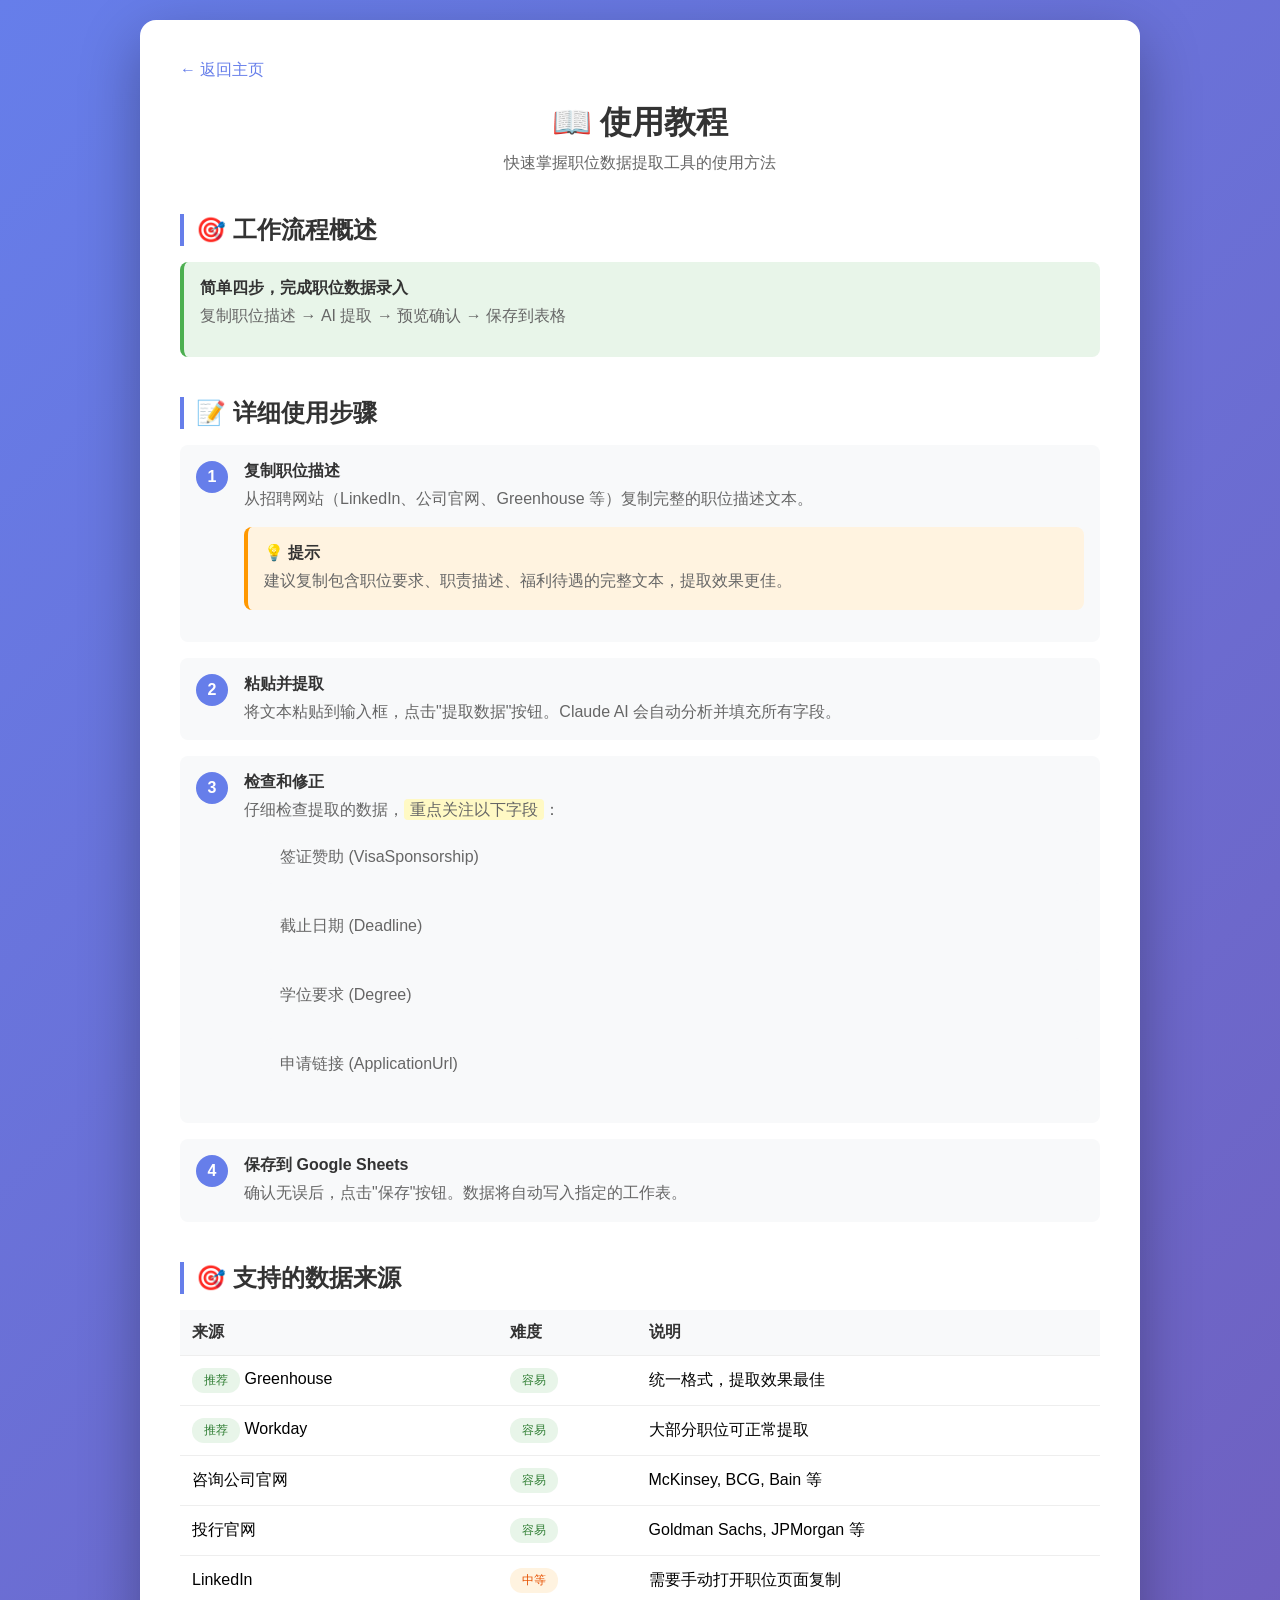
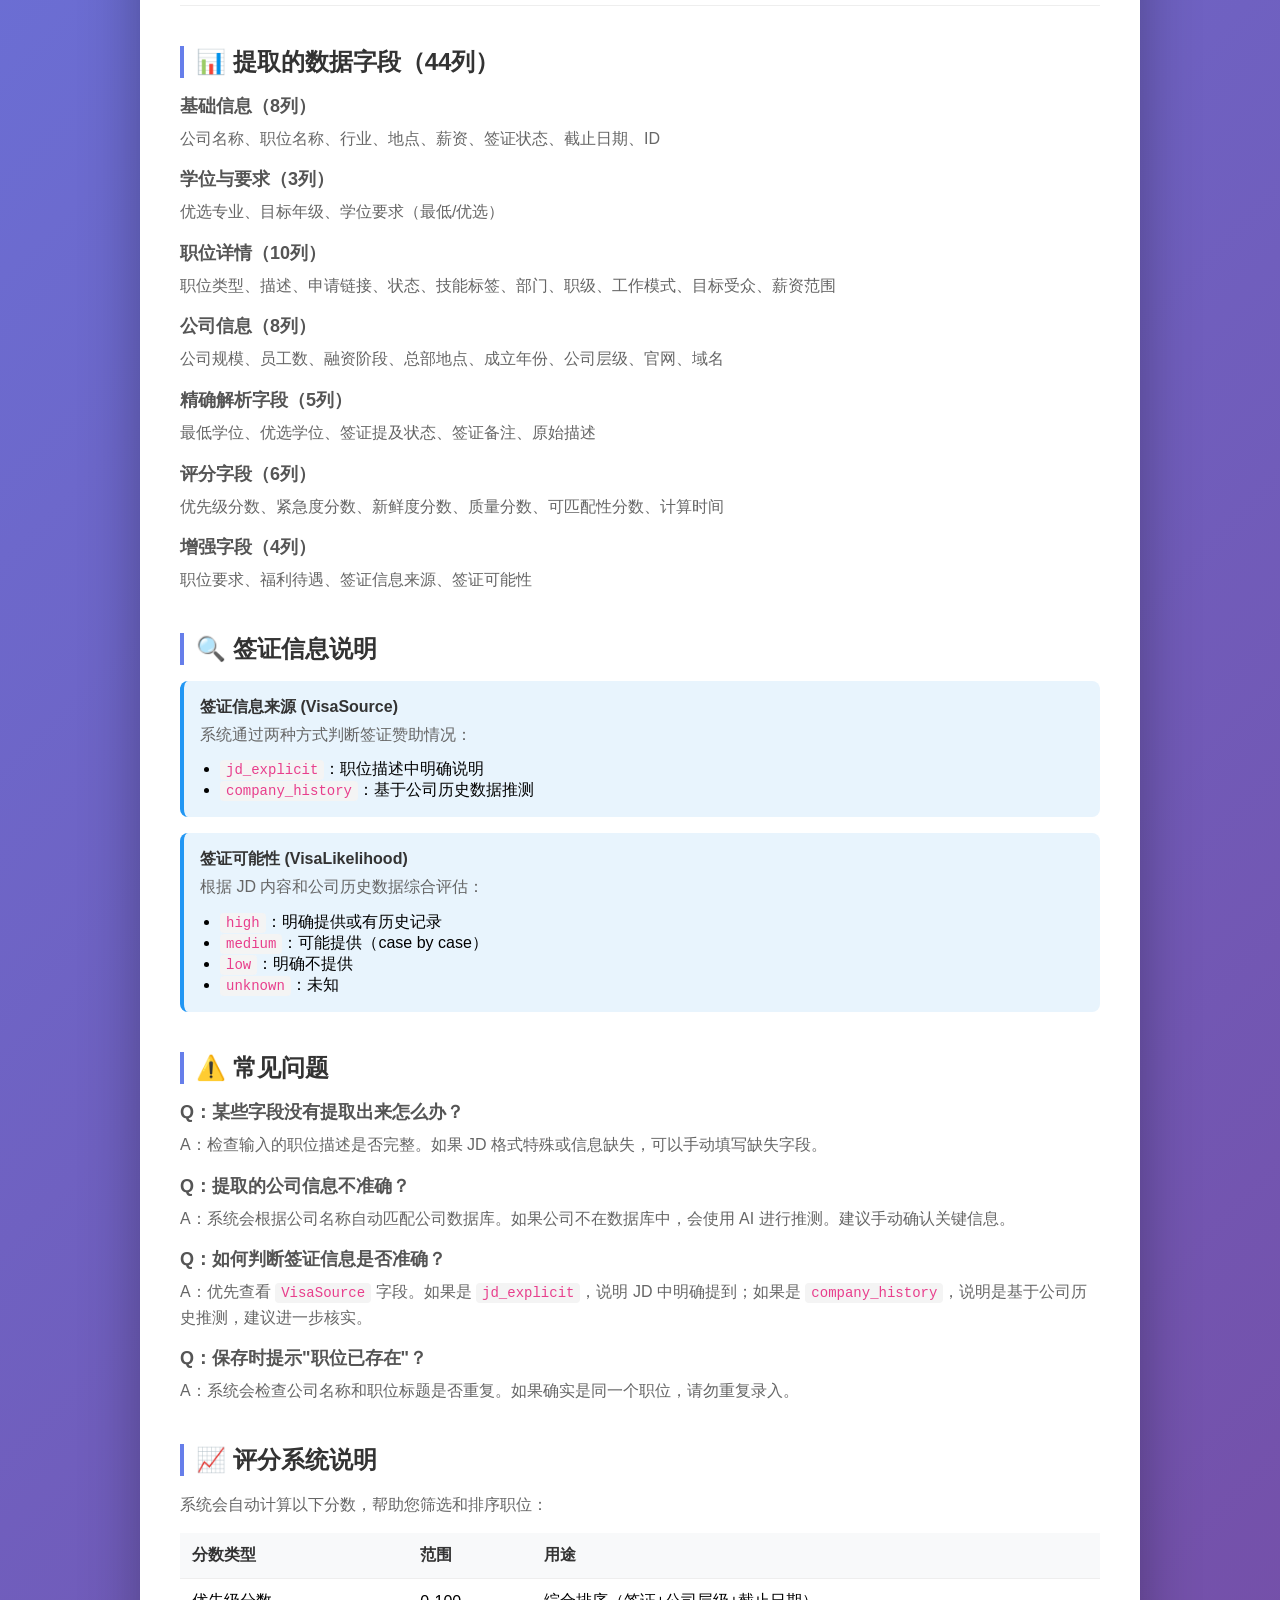
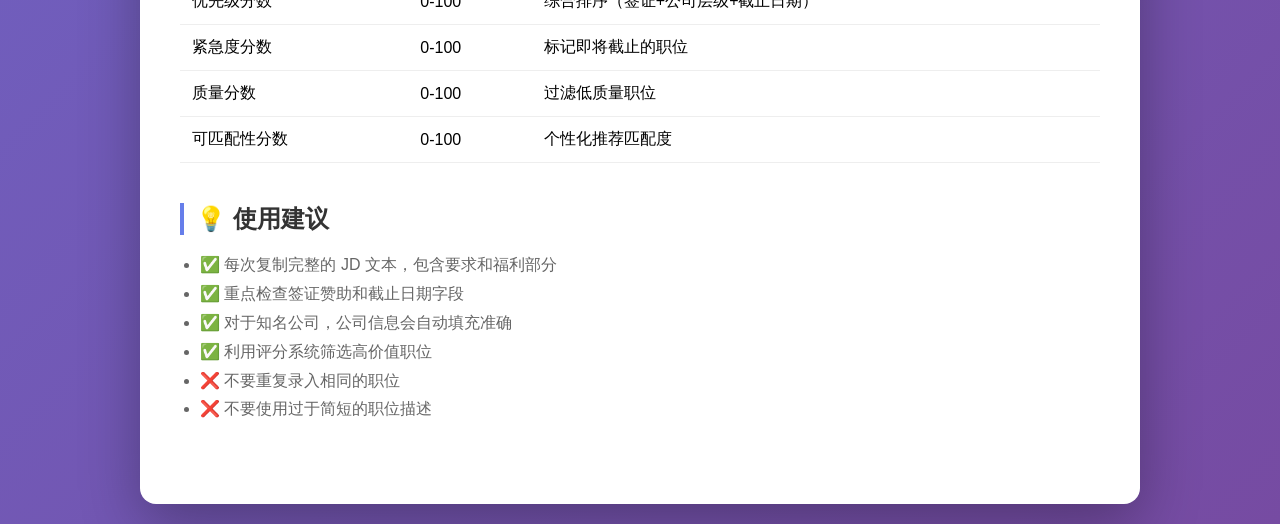
<file: templates/tutorial.html>
<!DOCTYPE html>
<html lang="zh-CN">
<head>
    <meta charset="UTF-8">
    <meta name="viewport" content="width=device-width, initial-scale=1.0">
    <title>使用教程 - Event Horizon Lab 职位数据提取工具</title>
    <style>
        * {
            margin: 0;
            padding: 0;
            box-sizing: border-box;
        }

        body {
            font-family: -apple-system, BlinkMacSystemFont, 'Segoe UI', Roboto, sans-serif;
            background: linear-gradient(135deg, #667eea 0%, #764ba2 100%);
            min-height: 100vh;
            padding: 20px;
        }

        .container {
            max-width: 1000px;
            margin: 0 auto;
            background: white;
            border-radius: 16px;
            padding: 40px;
            box-shadow: 0 20px 60px rgba(0,0,0,0.3);
        }

        .header {
            text-align: center;
            margin-bottom: 40px;
        }

        .header h1 {
            font-size: 32px;
            color: #333;
            margin-bottom: 8px;
        }

        .header p {
            color: #666;
            font-size: 16px;
        }

        .back-link {
            display: inline-block;
            margin-bottom: 20px;
            color: #667eea;
            text-decoration: none;
            font-weight: 500;
        }

        .back-link:hover {
            text-decoration: underline;
        }

        .section {
            margin-bottom: 40px;
        }

        .section h2 {
            font-size: 24px;
            color: #333;
            margin-bottom: 16px;
            border-left: 4px solid #667eea;
            padding-left: 12px;
        }

        .section h3 {
            font-size: 18px;
            color: #555;
            margin: 16px 0 8px;
        }

        .section p {
            color: #666;
            line-height: 1.6;
            margin-bottom: 12px;
        }

        .step-list {
            list-style: none;
            padding: 0;
        }

        .step-list li {
            display: flex;
            align-items: flex-start;
            margin-bottom: 16px;
            padding: 16px;
            background: #f8f9fa;
            border-radius: 8px;
        }

        .step-number {
            flex-shrink: 0;
            width: 32px;
            height: 32px;
            background: #667eea;
            color: white;
            border-radius: 50%;
            display: flex;
            align-items: center;
            justify-content: center;
            font-weight: bold;
            margin-right: 16px;
        }

        .step-content {
            flex: 1;
        }

        .step-content h4 {
            color: #333;
            margin-bottom: 4px;
        }

        .step-content p {
            color: #666;
            margin: 0;
        }

        .info-box {
            background: #e8f4fd;
            border-left: 4px solid #2196f3;
            padding: 16px;
            border-radius: 8px;
            margin: 16px 0;
        }

        .info-box.warning {
            background: #fff3e0;
            border-left-color: #ff9800;
        }

        .info-box.success {
            background: #e8f5e9;
            border-left-color: #4caf50;
        }

        .info-box-title {
            font-weight: bold;
            color: #333;
            margin-bottom: 4px;
        }

        table {
            width: 100%;
            border-collapse: collapse;
            margin: 16px 0;
        }

        table th,
        table td {
            padding: 12px;
            text-align: left;
            border-bottom: 1px solid #eee;
        }

        table th {
            background: #f8f9fa;
            font-weight: 600;
            color: #333;
        }

        table tr:hover {
            background: #f8f9fa;
        }

        code {
            background: #f4f4f4;
            padding: 2px 6px;
            border-radius: 4px;
            font-family: 'Courier New', monospace;
            font-size: 14px;
            color: #e83e8c;
        }

        .badge {
            display: inline-block;
            padding: 4px 12px;
            border-radius: 12px;
            font-size: 12px;
            font-weight: 500;
        }

        .badge-success {
            background: #e8f5e9;
            color: #2e7d32;
        }

        .badge-warning {
            background: #fff3e0;
            color: #e65100;
        }

        .badge-info {
            background: #e3f2fd;
            color: #1565c0;
        }

        .highlight {
            background: #fff9c4;
            padding: 2px 6px;
            border-radius: 4px;
        }

        @media (max-width: 768px) {
            .container {
                padding: 20px;
            }

            .header h1 {
                font-size: 24px;
            }

            .step-list li {
                flex-direction: column;
            }

            .step-number {
                margin-bottom: 12px;
            }
        }
    </style>
</head>
<body>
    <div class="container">
        <a href="/" class="back-link">← 返回主页</a>

        <div class="header">
            <h1>📖 使用教程</h1>
            <p>快速掌握职位数据提取工具的使用方法</p>
        </div>

        <div class="section">
            <h2>🎯 工作流程概述</h2>
            <div class="info-box success">
                <div class="info-box-title">简单四步，完成职位数据录入</div>
                <p>复制职位描述 → AI 提取 → 预览确认 → 保存到表格</p>
            </div>
        </div>

        <div class="section">
            <h2>📝 详细使用步骤</h2>
            <ul class="step-list">
                <li>
                    <div class="step-number">1</div>
                    <div class="step-content">
                        <h4>复制职位描述</h4>
                        <p>从招聘网站（LinkedIn、公司官网、Greenhouse 等）复制完整的职位描述文本。</p>
                        <div class="info-box warning">
                            <div class="info-box-title">💡 提示</div>
                            <p>建议复制包含职位要求、职责描述、福利待遇的完整文本，提取效果更佳。</p>
                        </div>
                    </div>
                </li>
                <li>
                    <div class="step-number">2</div>
                    <div class="step-content">
                        <h4>粘贴并提取</h4>
                        <p>将文本粘贴到输入框，点击"提取数据"按钮。Claude AI 会自动分析并填充所有字段。</p>
                    </div>
                </li>
                <li>
                    <div class="step-number">3</div>
                    <div class="step-content">
                        <h4>检查和修正</h4>
                        <p>仔细检查提取的数据，<span class="highlight">重点关注以下字段</span>：</p>
                        <ul style="margin-top: 8px; padding-left: 20px; color: #666;">
                            <li>签证赞助 (VisaSponsorship)</li>
                            <li>截止日期 (Deadline)</li>
                            <li>学位要求 (Degree)</li>
                            <li>申请链接 (ApplicationUrl)</li>
                        </ul>
                    </div>
                </li>
                <li>
                    <div class="step-number">4</div>
                    <div class="step-content">
                        <h4>保存到 Google Sheets</h4>
                        <p>确认无误后，点击"保存"按钮。数据将自动写入指定的工作表。</p>
                    </div>
                </li>
            </ul>
        </div>

        <div class="section">
            <h2>🎯 支持的数据来源</h2>
            <table>
                <thead>
                    <tr>
                        <th>来源</th>
                        <th>难度</th>
                        <th>说明</th>
                    </tr>
                </thead>
                <tbody>
                    <tr>
                        <td><span class="badge badge-success">推荐</span> Greenhouse</td>
                        <td><span class="badge badge-success">容易</span></td>
                        <td>统一格式，提取效果最佳</td>
                    </tr>
                    <tr>
                        <td><span class="badge badge-success">推荐</span> Workday</td>
                        <td><span class="badge badge-success">容易</span></td>
                        <td>大部分职位可正常提取</td>
                    </tr>
                    <tr>
                        <td>咨询公司官网</td>
                        <td><span class="badge badge-success">容易</span></td>
                        <td>McKinsey, BCG, Bain 等</td>
                    </tr>
                    <tr>
                        <td>投行官网</td>
                        <td><span class="badge badge-success">容易</span></td>
                        <td>Goldman Sachs, JPMorgan 等</td>
                    </tr>
                    <tr>
                        <td>LinkedIn</td>
                        <td><span class="badge badge-warning">中等</span></td>
                        <td>需要手动打开职位页面复制</td>
                    </tr>
                </tbody>
            </table>
        </div>

        <div class="section">
            <h2>📊 提取的数据字段（44列）</h2>
            <h3>基础信息（8列）</h3>
            <p>公司名称、职位名称、行业、地点、薪资、签证状态、截止日期、ID</p>

            <h3>学位与要求（3列）</h3>
            <p>优选专业、目标年级、学位要求（最低/优选）</p>

            <h3>职位详情（10列）</h3>
            <p>职位类型、描述、申请链接、状态、技能标签、部门、职级、工作模式、目标受众、薪资范围</p>

            <h3>公司信息（8列）</h3>
            <p>公司规模、员工数、融资阶段、总部地点、成立年份、公司层级、官网、域名</p>

            <h3>精确解析字段（5列）</h3>
            <p>最低学位、优选学位、签证提及状态、签证备注、原始描述</p>

            <h3>评分字段（6列）</h3>
            <p>优先级分数、紧急度分数、新鲜度分数、质量分数、可匹配性分数、计算时间</p>

            <h3>增强字段（4列）</h3>
            <p>职位要求、福利待遇、签证信息来源、签证可能性</p>
        </div>

        <div class="section">
            <h2>🔍 签证信息说明</h2>
            <div class="info-box info">
                <div class="info-box-title">签证信息来源 (VisaSource)</div>
                <p>系统通过两种方式判断签证赞助情况：</p>
                <ul style="margin-top: 8px; padding-left: 20px;">
                    <li><code>jd_explicit</code>：职位描述中明确说明</li>
                    <li><code>company_history</code>：基于公司历史数据推测</li>
                </ul>
            </div>

            <div class="info-box info">
                <div class="info-box-title">签证可能性 (VisaLikelihood)</div>
                <p>根据 JD 内容和公司历史数据综合评估：</p>
                <ul style="margin-top: 8px; padding-left: 20px;">
                    <li><code>high</code>：明确提供或有历史记录</li>
                    <li><code>medium</code>：可能提供（case by case）</li>
                    <li><code>low</code>：明确不提供</li>
                    <li><code>unknown</code>：未知</li>
                </ul>
            </div>
        </div>

        <div class="section">
            <h2>⚠️ 常见问题</h2>

            <h3>Q：某些字段没有提取出来怎么办？</h3>
            <p>A：检查输入的职位描述是否完整。如果 JD 格式特殊或信息缺失，可以手动填写缺失字段。</p>

            <h3>Q：提取的公司信息不准确？</h3>
            <p>A：系统会根据公司名称自动匹配公司数据库。如果公司不在数据库中，会使用 AI 进行推测。建议手动确认关键信息。</p>

            <h3>Q：如何判断签证信息是否准确？</h3>
            <p>A：优先查看 <code>VisaSource</code> 字段。如果是 <code>jd_explicit</code>，说明 JD 中明确提到；如果是 <code>company_history</code>，说明是基于公司历史推测，建议进一步核实。</p>

            <h3>Q：保存时提示"职位已存在"？</h3>
            <p>A：系统会检查公司名称和职位标题是否重复。如果确实是同一个职位，请勿重复录入。</p>
        </div>

        <div class="section">
            <h2>📈 评分系统说明</h2>
            <p>系统会自动计算以下分数，帮助您筛选和排序职位：</p>

            <table>
                <tr>
                    <th>分数类型</th>
                    <th>范围</th>
                    <th>用途</th>
                </tr>
                <tr>
                    <td>优先级分数</td>
                    <td>0-100</td>
                    <td>综合排序（签证+公司层级+截止日期）</td>
                </tr>
                <tr>
                    <td>紧急度分数</td>
                    <td>0-100</td>
                    <td>标记即将截止的职位</td>
                </tr>
                <tr>
                    <td>质量分数</td>
                    <td>0-100</td>
                    <td>过滤低质量职位</td>
                </tr>
                <tr>
                    <td>可匹配性分数</td>
                    <td>0-100</td>
                    <td>个性化推荐匹配度</td>
                </tr>
            </table>
        </div>

        <div class="section">
            <h2>💡 使用建议</h2>
            <ul style="padding-left: 20px; color: #666; line-height: 1.8;">
                <li>✅ 每次复制完整的 JD 文本，包含要求和福利部分</li>
                <li>✅ 重点检查签证赞助和截止日期字段</li>
                <li>✅ 对于知名公司，公司信息会自动填充准确</li>
                <li>✅ 利用评分系统筛选高价值职位</li>
                <li>❌ 不要重复录入相同的职位</li>
                <li>❌ 不要使用过于简短的职位描述</li>
            </ul>
        </div>
    </div>
</body>
</html>
</file>
